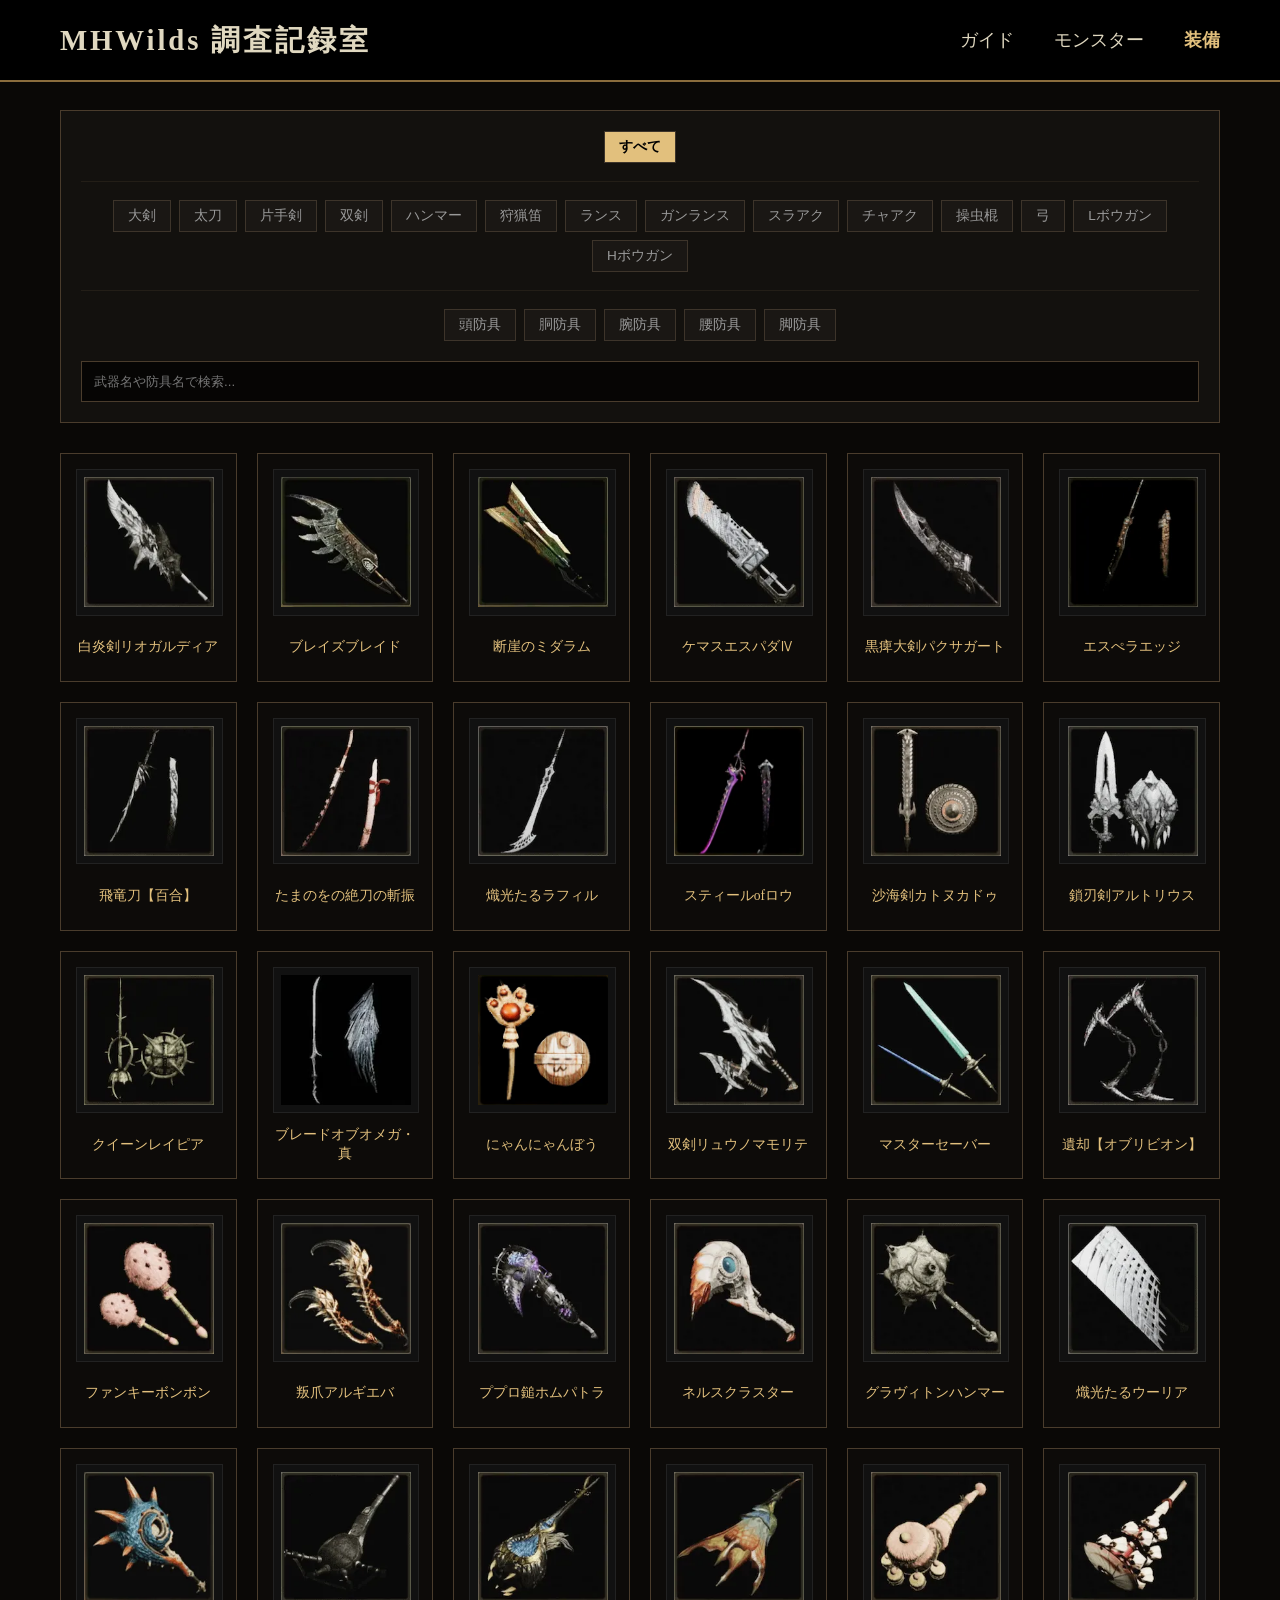
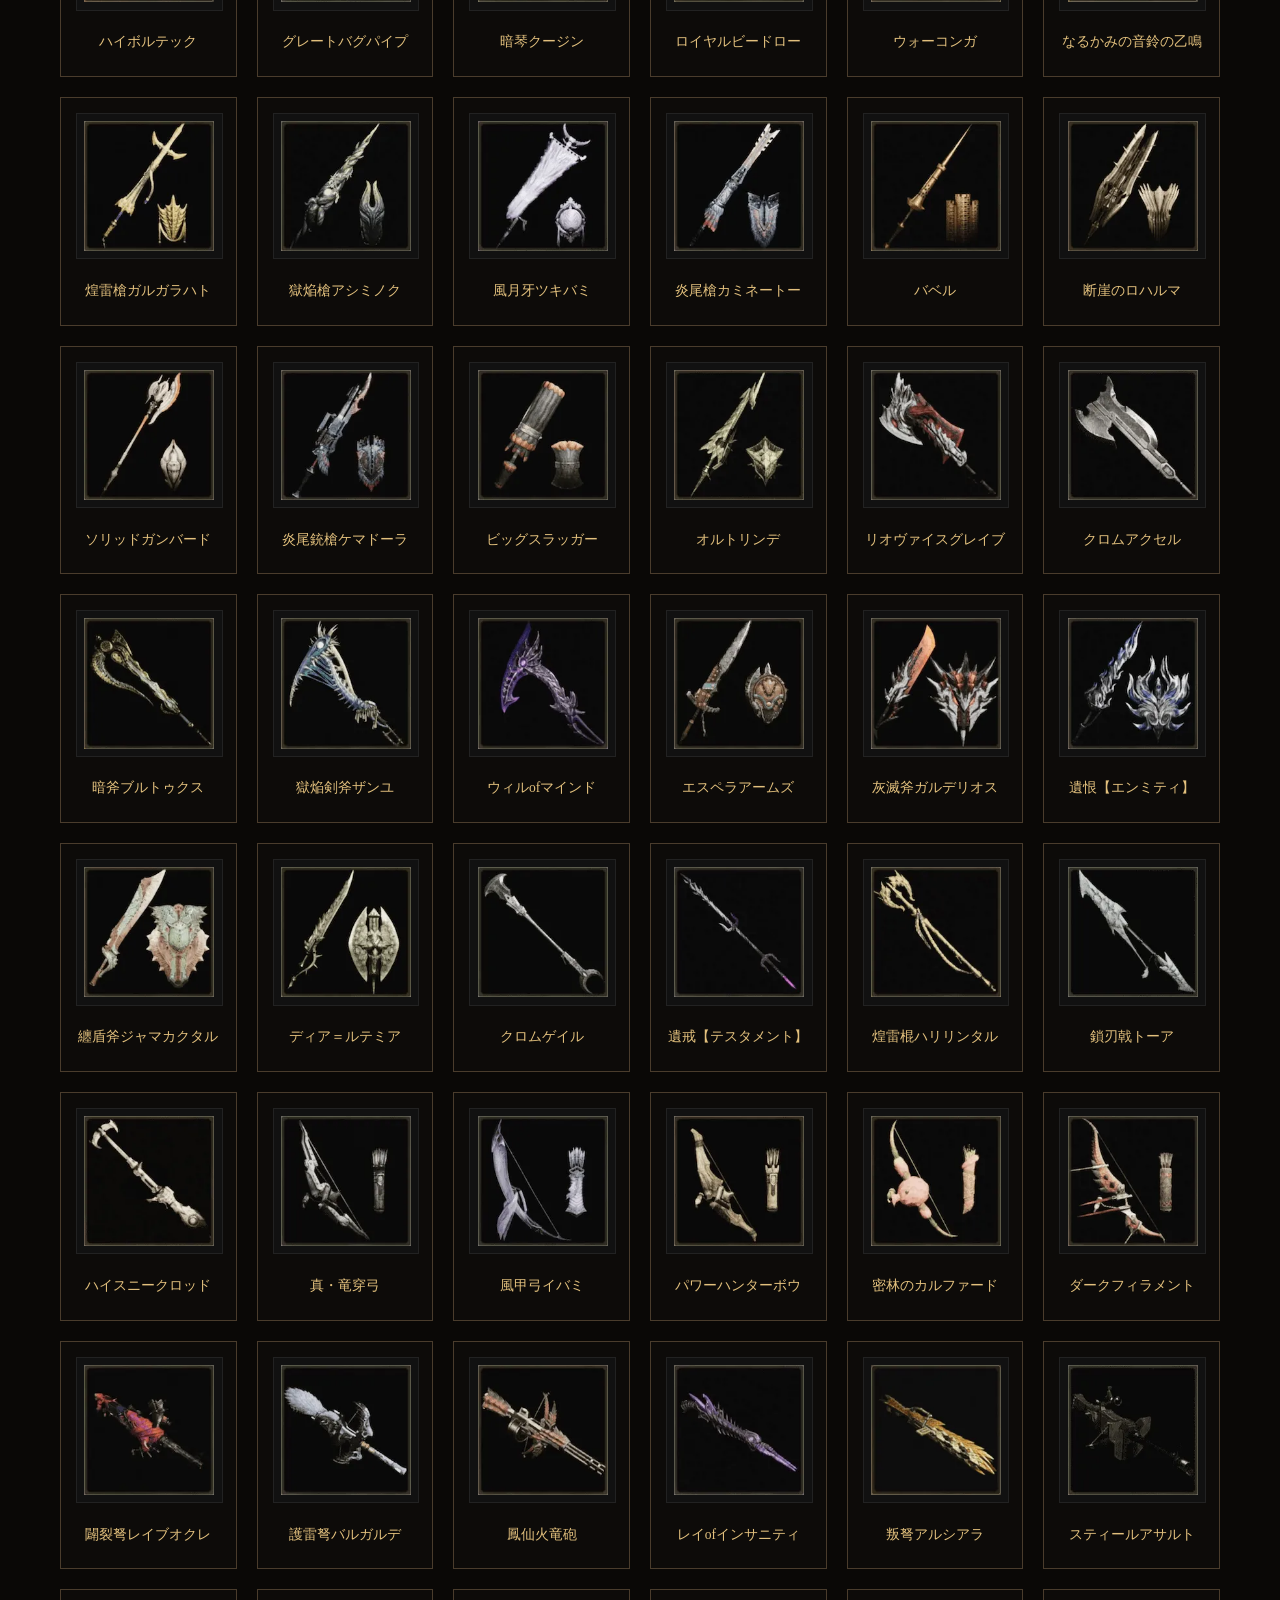
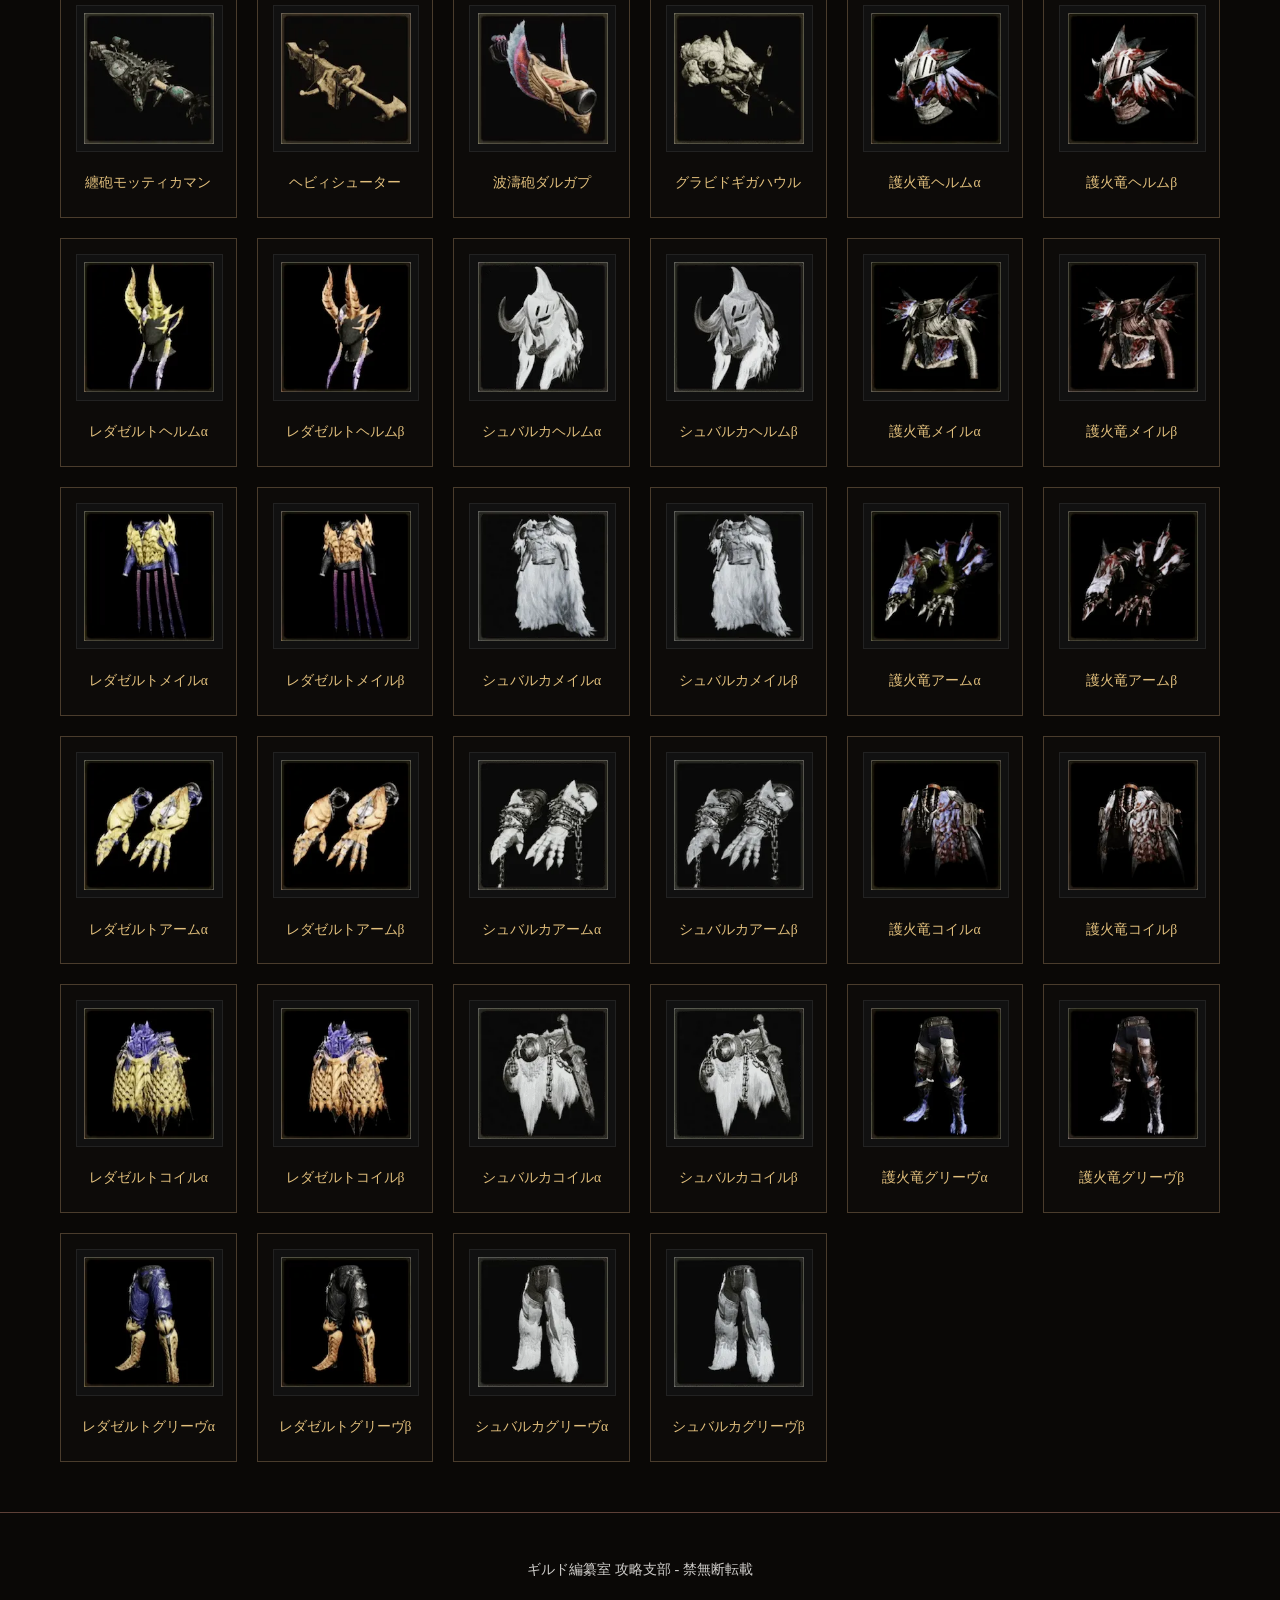
<file: equipment/index.html>
<!DOCTYPE html>
<html lang="ja">
<head>
    <meta charset="UTF-8">
    <meta name="viewport" content="width=device-width, initial-scale=1.0">
    <title>装備一覧 - MHWilds 調査記録室</title>
    <link rel="stylesheet" href="../css/common.css">
    <style>
        /* ページ固有のスタイル（検索・グリッド） */
        .search-container {
            background: rgba(20, 18, 15, 0.95);
            border: 1px solid #4a3c2c;
            padding: 20px;
            margin: 30px 0;
        }

        .category-nav {
            display: flex; flex-wrap: wrap; gap: 8px; justify-content: center; margin-bottom: 20px;
        }

        .filter-btn {
            background: #1a1714; border: 1px solid #3d342a; color: #999;
            padding: 6px 14px; cursor: pointer; font-size: 0.85rem; transition: 0.2s;
        }
        .filter-btn.active { background: var(--gold); color: #000; font-weight: bold; }

        .search-input {
            width: 100%; background: rgba(0,0,0,0.7); border: 1px solid #4a3c2c;
            color: white; padding: 12px; box-sizing: border-box; outline: none;
        }

        .equip-grid {
            display: grid;
            grid-template-columns: repeat(auto-fill, minmax(160px, 1fr));
            gap: 20px; margin-bottom: 50px;
        }

        .equip-card {
            background: #0d0b09; border: 1px solid #4a3c2c;
            padding: 15px; text-align: center; cursor: pointer; transition: 0.2s;
        }
        .equip-card:hover { border-color: var(--gold); transform: translateY(-5px); }

        .equip-image-wrap {
            width: 100%; aspect-ratio: 1/1; background: #111;
            margin-bottom: 12px; display: flex; align-items: center; justify-content: center;
            border: 1px solid #222; overflow: hidden;
        }
        .equip-image-wrap img { max-width: 90%; max-height: 90%; object-fit: contain; }
        .default-icon { font-size: 3rem; color: var(--gold); opacity: 0.6; }

        .equip-name {
            font-size: 0.85rem; color: var(--gold); line-height: 1.4;
            height: 2.8em; display: flex; align-items: center; justify-content: center;
        }
    </style>
</head>
<body class="world-ui">

<header>
    <div class="container">
        <h1><a href="../index.html">MHWilds 調査記録室</a></h1>
        <nav>
            <ul>
                <li><a href="../guide/index.html">ガイド</a></li>
                <li><a href="../monsters/index.html">モンスター</a></li>
                <li><a href="index.html" class="active">装備</a></li>
            </ul>
        </nav>
    </div>
</header>

<main class="container">
    <div class="search-container">
        <div class="category-nav">
            <button class="filter-btn active" data-sub="すべて">すべて</button>
            <div style="width:100%; height:1px; background:#4a3c2c; margin:10px 0; opacity:0.3;"></div>
            <button class="filter-btn" data-sub="大剣">大剣</button>
            <button class="filter-btn" data-sub="太刀">太刀</button>
            <button class="filter-btn" data-sub="片手剣">片手剣</button>
            <button class="filter-btn" data-sub="双剣">双剣</button>
            <button class="filter-btn" data-sub="ハンマー">ハンマー</button>
            <button class="filter-btn" data-sub="狩猟笛">狩猟笛</button>
            <button class="filter-btn" data-sub="ランス">ランス</button>
            <button class="filter-btn" data-sub="ガンランス">ガンランス</button>
            <button class="filter-btn" data-sub="スラッシュアックス">スラアク</button>
            <button class="filter-btn" data-sub="チャージアックス">チャアク</button>
            <button class="filter-btn" data-sub="操虫棍">操虫棍</button>
            <button class="filter-btn" data-sub="弓">弓</button>
            <button class="filter-btn" data-sub="ライトボウガン">Lボウガン</button>
            <button class="filter-btn" data-sub="ヘビィボウガン">Hボウガン</button>
            <div style="width:100%; height:1px; background:#4a3c2c; margin:10px 0; opacity:0.3;"></div>
            <button class="filter-btn" data-sub="頭">頭防具</button>
            <button class="filter-btn" data-sub="胴">胴防具</button>
            <button class="filter-btn" data-sub="腕">腕防具</button>
            <button class="filter-btn" data-sub="腰">腰防具</button>
            <button class="filter-btn" data-sub="脚">脚防具</button>
        </div>
        <input type="text" id="ability-search" class="search-input" placeholder="武器名や防具名で検索...">
    </div>
    <div class="equip-grid" id="equip-container"></div>
</main>

<footer>
    <p>ギルド編纂室 攻略支部 - 禁無断転載</p>
</footer>

　　<script src="../data/armors/arm.js"></script>
　　<script src="../data/armors/body.js"></script>
　　<script src="../data/armors/head.js"></script>
　　<script src="../data/armors/leg.js"></script>
　　<script src="../data/armors/waist.js"></script>

　　<script src="../data/weapons/bow.js"></script>
　　<script src="../data/weapons/charge_blade.js"></script>
　　<script src="../data/weapons/dual_blades.js"></script>
　　<script src="../data/weapons/greatsword.js"></script>
　　<script src="../data/weapons/gun_lance.js"></script>
　　<script src="../data/weapons/hammer.js"></script>
　　<script src="../data/weapons/heavy_bowgun.js"></script>
　　<script src="../data/weapons/hunting_horn.js"></script>
　　<script src="../data/weapons/insect_glaive.js"></script>
　　<script src="../data/weapons/lance.js"></script>
　　<script src="../data/weapons/light_bowgun.js"></script>
　　<script src="../data/weapons/longsword.js"></script>
　　<script src="../data/weapons/switch_axe.js"></script>
　　<script src="../data/weapons/sword_and_sheild.js"></script>
    <script src="../data/equipment_master.js"></script>
<script>
    const WEAPON_ICONS = { "大剣": "⚔️", "太刀": "🔪", "頭": "🪖", "胴": "🧥", "腕": "🧤", "腰": "👖", "脚": "👢" };
    let currentSub = "すべて";
    let searchQuery = "";

    function renderEquip() {
        const container = document.getElementById('equip-container');
        if(!container) return;
        
        const filtered = EQUIP_DATA.filter(item => {
            const subMatch = (currentSub === 'すべて' || item.sub_category === currentSub);
            const query = searchQuery.toLowerCase();
            const nameMatch = item.name.toLowerCase().includes(query);
            const skillMatch = item.skills && item.skills.some(s => s.toLowerCase().includes(query));
            return subMatch && (nameMatch || skillMatch);
        });

        container.innerHTML = filtered.map(item => `
            <div class="equip-card" onclick="location.href='equipment-detail.html?id=${item.id}'">
                <div class="equip-image-wrap">
                    ${item.image ? `<img src="${item.image}" alt="${item.name}">` : `<div class="default-icon">${WEAPON_ICONS[item.sub_category] || "📜"}</div>`}
                </div>
                <div class="equip-name">${item.name}</div>
            </div>
        `).join('');
    }

    document.querySelectorAll('.filter-btn').forEach(btn => {
        btn.addEventListener('click', () => {
            document.querySelectorAll('.filter-btn').forEach(b => b.classList.remove('active'));
            btn.classList.add('active');
            currentSub = btn.dataset.sub;
            renderEquip();
        });
    });

    document.getElementById('ability-search').addEventListener('input', (e) => {
        searchQuery = e.target.value;
        renderEquip();
    });

    window.onload = renderEquip;
</script>
</body>
</html>
</file>
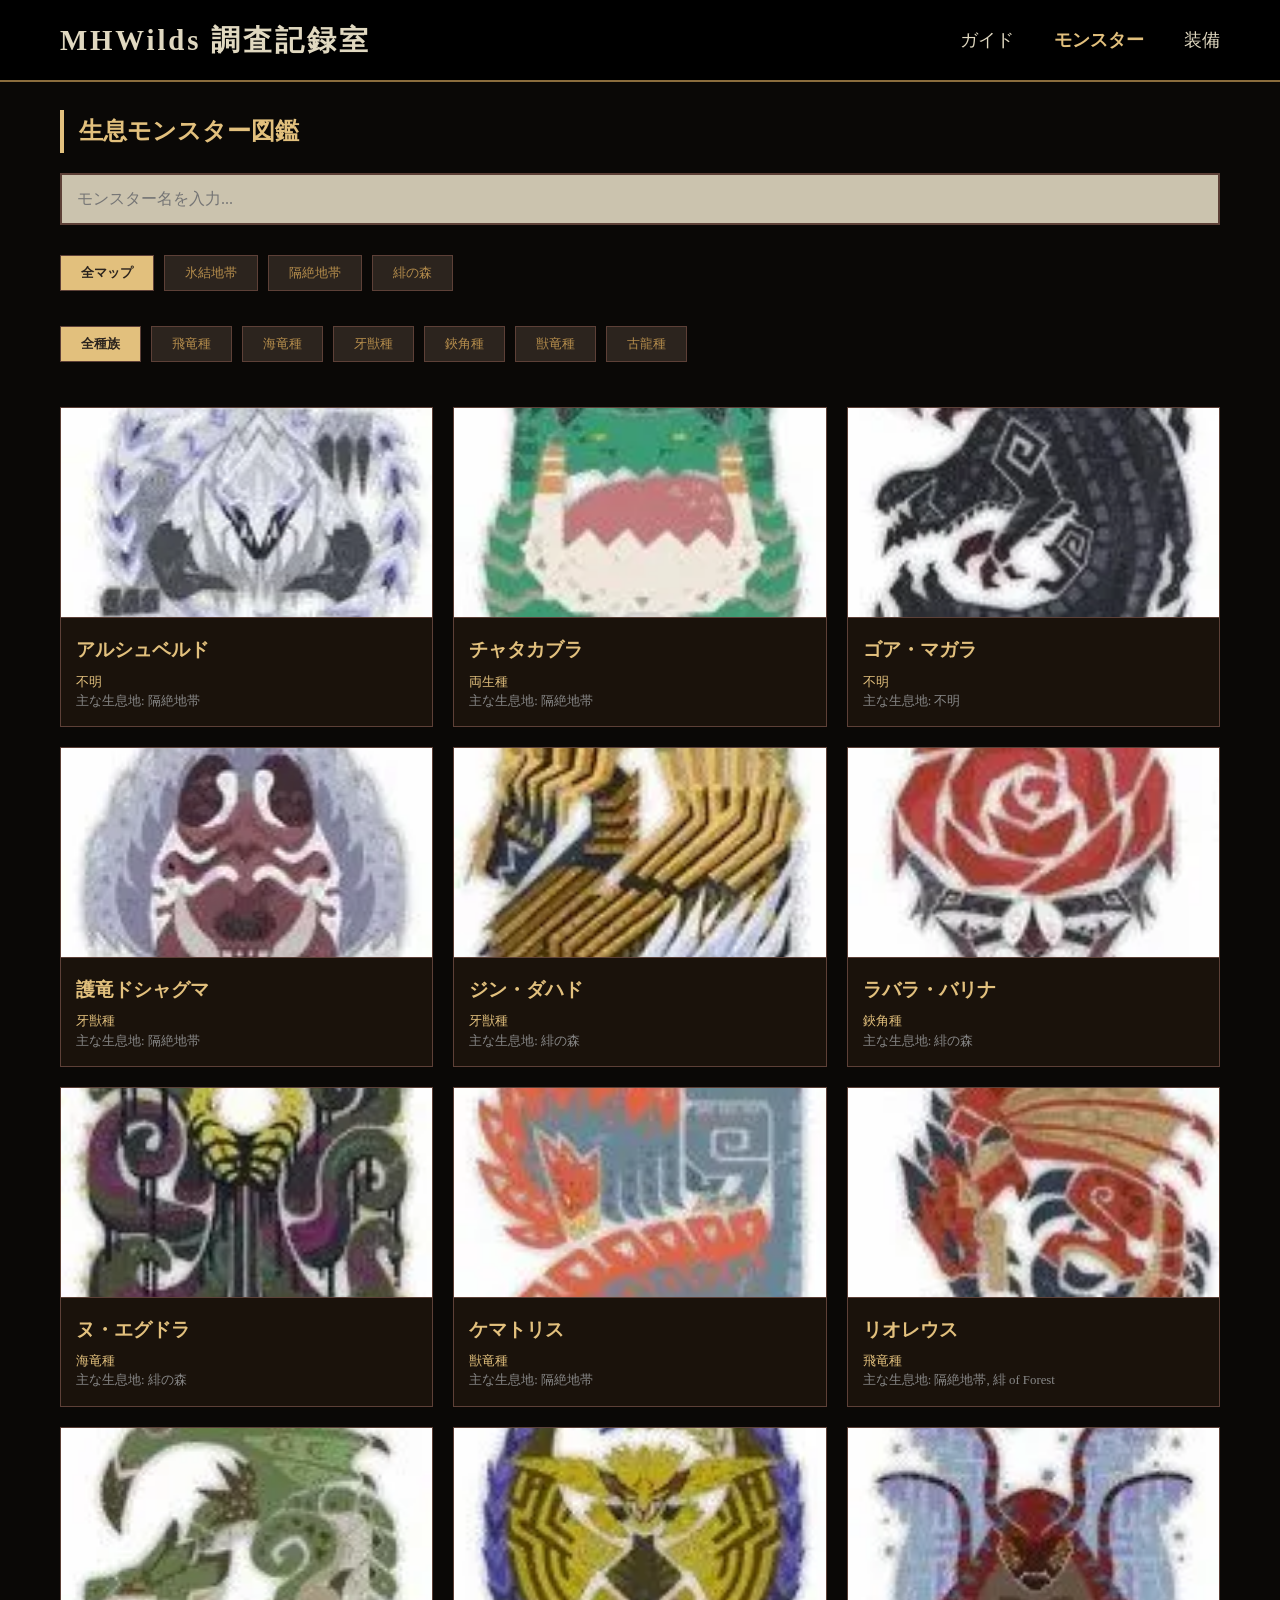
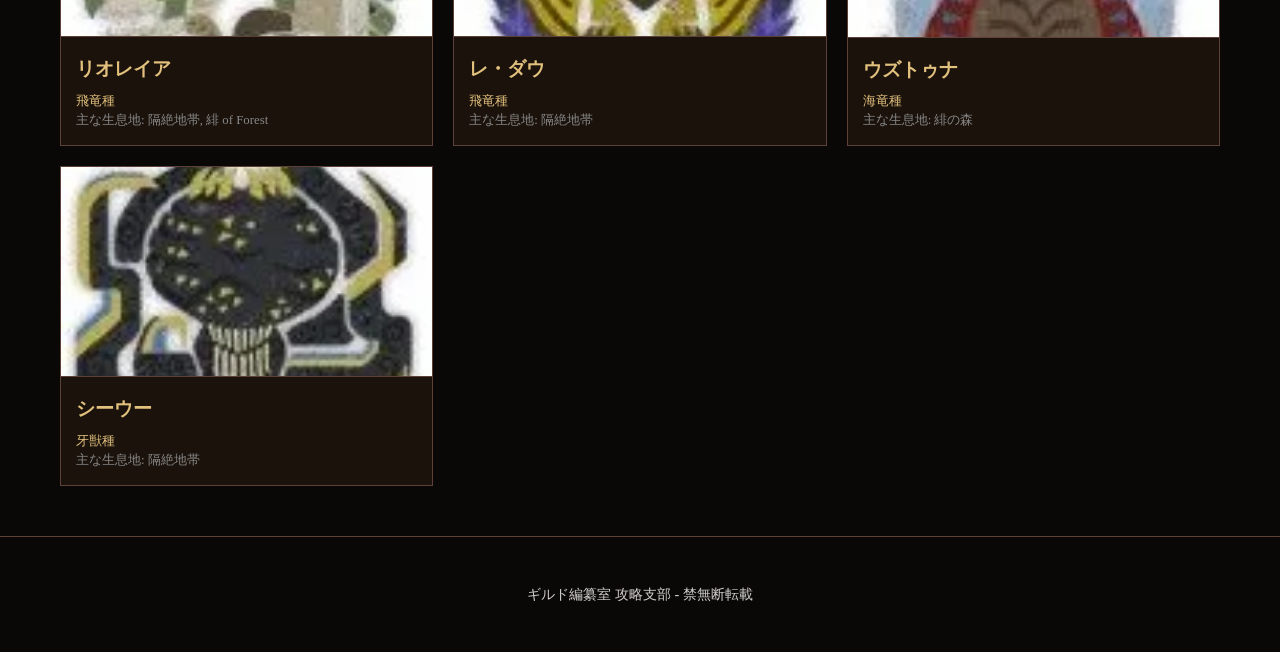
<file: monsters/index.html>
<!DOCTYPE html>
<html lang="ja">
<head>
    <meta charset="UTF-8">
    <meta name="viewport" content="width=device-width, initial-scale=1.0">
    <title>モンスター図鑑 - MHWilds 調査記録室</title>
    <link rel="stylesheet" href="../css/common.css">
    <style>
        /* ページ固有のスタイル */
        :root {
            /* common.cssの変数と合わせる */
            --card-brown: #1a120b;
            --border-color: #5d4037;
        }

        .section-title {
            color: var(--gold);
            border-left: 4px solid var(--gold);
            padding-left: 15px;
            margin: 30px 0 20px 0;
        }

        .filter-section {
            display: flex;
            gap: 10px;
            overflow-x: auto;
            padding-bottom: 15px;
            margin-bottom: 20px;
            white-space: nowrap;
        }

        /* フィルターボタンをTOP/装備ページのスタイルに統一 */
        .filter-btn {
            background: #2c241e;
            border: 1px solid var(--border-color);
            color: #b58d4c;
            padding: 8px 20px;
            cursor: pointer;
            font-family: 'HiraMinProN-W6', serif;
            transition: 0.3s;
        }

        .filter-btn.active {
            background: var(--gold);
            color: #2c241e;
            font-weight: bold;
        }

        /* モンスターグリッド */
        .monster-grid {
            display: grid;
            grid-template-columns: repeat(auto-fill, minmax(280px, 1fr));
            gap: 20px;
            margin-bottom: 50px;
        }

        .monster-card {
            text-decoration: none;
            transition: transform 0.3s;
            background: var(--card-brown);
            border: 1px solid var(--border-color);
        }

        .monster-card:hover {
            transform: translateY(-5px);
            border-color: var(--gold);
        }

        .monster-img-box {
            width: 100%;
            aspect-ratio: 16 / 9;
            background: #000;
            display: flex;
            align-items: center;
            justify-content: center;
            overflow: hidden;
            border-bottom: 1px solid var(--border-color);
        }

        .monster-img-box img {
            width: 100%;
            height: 100%;
            object-fit: cover;
        }

        .monster-info {
            padding: 15px;
        }

        .monster-name {
            font-size: 1.2rem;
            margin: 0;
            color: var(--gold);
        }

        .monster-meta {
            font-size: 0.8rem;
            color: #888;
            margin-top: 5px;
            line-height: 1.5;
        }

        /* 検索ボックス */
        #monster-search {
            width: 100%;
            padding: 15px;
            background: rgba(224, 216, 192, 0.9);
            border: 2px solid var(--border-color);
            color: #2c241e;
            font-family: serif;
            font-size: 1rem;
            box-sizing: border-box;
            outline: none;
        }

        .suggest-item {
            padding: 10px;
            cursor: pointer;
            border-bottom: 1px solid #444;
            color: var(--header-gold);
        }

        .suggest-item:hover {
            background: var(--gold);
            color: #2c241e !important;
        }
    </style>
</head>
<body class="world-ui">
    <header>
        <div class="container">
            <h1><a href="../index.html">MHWilds 調査記録室</a></h1>
            <nav>
                <ul>
                    <li><a href="../guide/index.html">ガイド</a></li>
                    <li><a href="index.html" class="active">モンスター</a></li>
                    <li><a href="../equipment/index.html">装備</a></li>
                </ul>
            </nav>
        </div>
    </header>

    <main class="container">
        <h2 class="section-title">生息モンスター図鑑</h2>

        <div class="search-box-container" style="position: relative; margin-bottom: 30px;">
            <input type="text" id="monster-search" placeholder="モンスター名を入力..." autocomplete="off">
            <div id="suggest-list" style="position: absolute; width: 100%; z-index: 100; background: #2c241e; border: 1px solid var(--gold); border-top: none; display: none;"></div> 
        </div>

        <div class="filter-section" id="map-filters">
            <button class="filter-btn active">全マップ</button>
            <button class="filter-btn">氷結地帯</button>
            <button class="filter-btn">隔絶地帯</button>
            <button class="filter-btn">緋の森</button>
        </div>

        <div class="filter-section" id="type-filters" style="margin-bottom: 30px;">
            <button class="filter-btn active">全種族</button>
            <button class="filter-btn">飛竜種</button>
            <button class="filter-btn">海竜種</button>
            <button class="filter-btn">牙獣種</button>
            <button class="filter-btn">鋏角種</button>
            <button class="filter-btn">獣竜種</button>
            <button class="filter-btn">古龍種</button>
        </div>

        <div class="monster-grid" id="monster-list"></div>
    </main>

    <footer>
        <p>ギルド編纂室 攻略支部 - 禁無断転載</p>
    </footer>

    <script src="../data/monsters.js"></script>
    <script>
        document.addEventListener('DOMContentLoaded', () => {
            const listContainer = document.getElementById('monster-list');
            const mapButtons = document.querySelectorAll('#map-filters .filter-btn');
            const typeButtons = document.querySelectorAll('#type-filters .filter-btn');
            const searchInput = document.getElementById('monster-search');
            const suggestList = document.getElementById('suggest-list');

            let currentMap = '全マップ';
            let currentType = '全種族';
            let searchQuery = '';

            function hiraToKana(str) {
                return str.replace(/[ぁ-ん]/g, function(s) {
                    return String.fromCharCode(s.charCodeAt(0) + 0x60);
                });
            }

            searchInput.addEventListener('input', (e) => {
                const query = e.target.value;
                const kanaQuery = hiraToKana(query);
                searchQuery = query;

                if (query.length === 0) {
                    suggestList.style.display = 'none';
                } else {
                    const matches = MONSTERS.filter(m => m.name.includes(kanaQuery));
                    if (matches.length > 0) {
                        suggestList.innerHTML = matches.map(m => `
                            <div class="suggest-item">
                                ${m.name}
                            </div>
                        `).join('');
                        suggestList.style.display = 'block';
                    } else {
                        suggestList.style.display = 'none';
                    }
                }
                displayMonsters();
            });

            suggestList.addEventListener('click', (e) => {
                if (e.target.classList.contains('suggest-item')) {
                    searchInput.value = e.target.innerText.trim();
                    suggestList.style.display = 'none';
                    searchQuery = searchInput.value;
                    displayMonsters();
                }
            });

            document.addEventListener('click', (e) => {
                if (!e.target.closest('.search-box-container')) {
                    suggestList.style.display = 'none';
                }
            });

            function displayMonsters() {
                const kanaSearch = hiraToKana(searchQuery);
                const filteredData = MONSTERS.filter(m => {
                    const mapMatch = (currentMap === '全マップ' || m.locations.includes(currentMap));
                    const typeMatch = (currentType === '全種族' || m.type === currentType);
                    const searchMatch = m.name.includes(kanaSearch);
                    return mapMatch && typeMatch && searchMatch;
                });

                if (typeof MONSTERS !== 'undefined' && filteredData.length > 0) {
                    listContainer.innerHTML = filteredData.map(m => `
                        <a href="monster-detail.html?id=${m.id}" class="monster-card">
                            <div class="monster-img-box">
                                <img src="../assets/images/monsters/${m.id}.webp" 
                                     onerror="this.style.display='none'; this.nextElementSibling.style.display='block';">
                                <div class="no-img-text" style="display:none; color:#5d4037; font-size:0.8rem; text-align:center;">
                                    [ ${m.name} ]<br>外見情報の記録を待機中...
                                </div>
                            </div>
                            <div class="monster-info">
                                <h3 class="monster-name">${m.name}</h3>
                                <div class="monster-meta">
                                    <span style="color:var(--gold)">${m.type}</span><br>
                                    主な生息地: ${m.locations.join(', ')}
                                </div>
                            </div>
                        </a>
                    `).join('');
                } else {
                    listContainer.innerHTML = '<p style="grid-column:1/-1; padding:40px; text-align:center; color:var(--gold);">条件に一致する調査記録はありません。</p>';
                }
            }

            mapButtons.forEach(btn => {
                btn.addEventListener('click', () => {
                    mapButtons.forEach(b => b.classList.remove('active'));
                    btn.classList.add('active');
                    currentMap = btn.innerText;
                    displayMonsters();
                });
            });

            typeButtons.forEach(btn => {
                btn.addEventListener('click', () => {
                    typeButtons.forEach(b => b.classList.remove('active'));
                    btn.classList.add('active');
                    currentType = btn.innerText;
                    displayMonsters();
                });
            });

            displayMonsters();
        });
    </script>
</body>
</html>
</file>
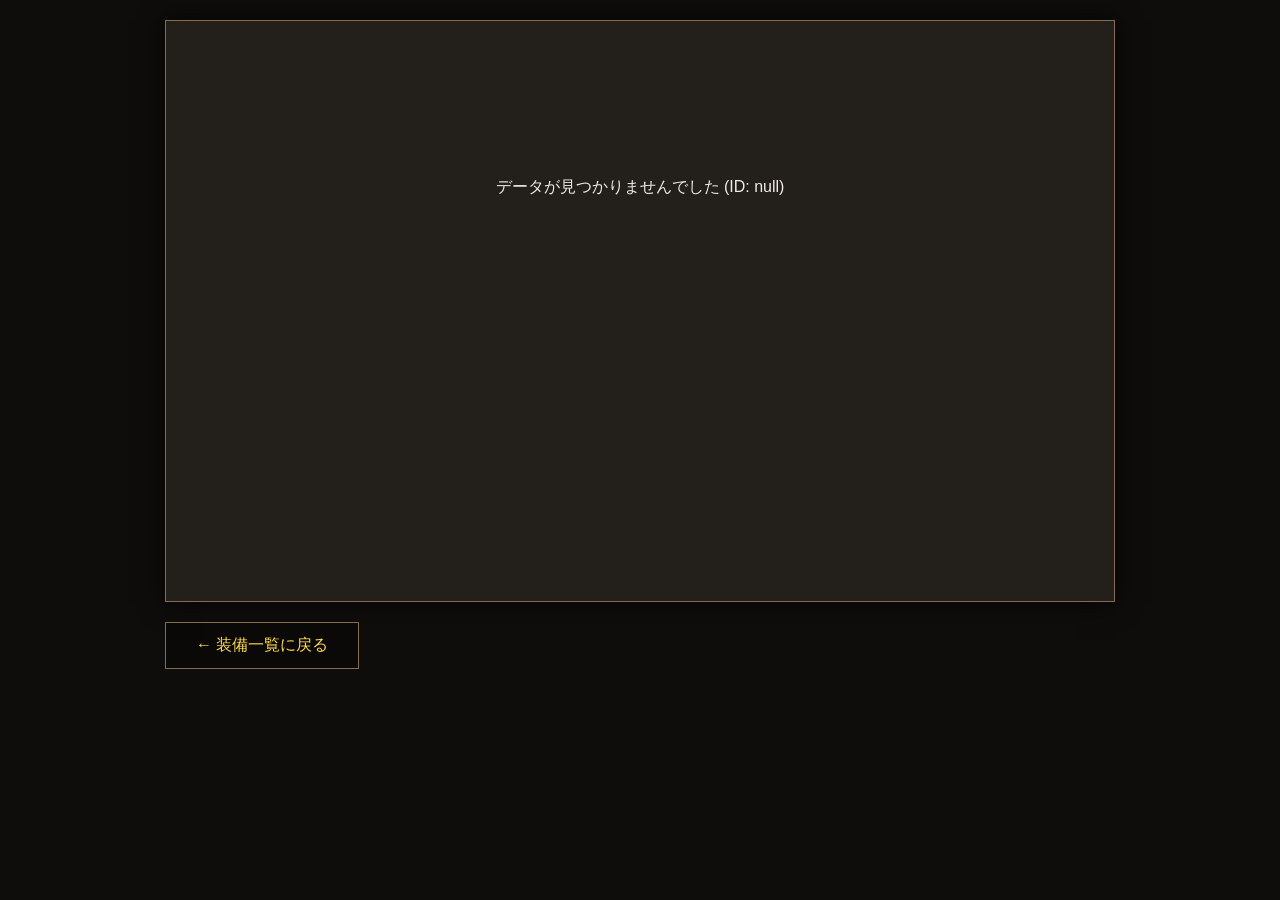
<file: equipment/equipment-detail.html>
<!DOCTYPE html>
<html lang="ja">
<head>
    <meta charset="UTF-8">
    <meta name="viewport" content="width=device-width, initial-scale=1.0">
    <title>装備詳細 - MHWilds 調査記録室</title>
    <style>
        :root {
            --bg-deep: #0f0d0b;
            --bg-card: #231f1b;
            --brd-gold: #846d4c;
            --txt-main: #f0ede9;
            --txt-gold: #ffdb4d;
        }

        body {
            background-color: var(--bg-deep);
            color: var(--txt-main);
            margin: 0;
            padding: 20px;
            font-family: "Hiragino Sans", "Meiryo", sans-serif;
        }

        .container { max-width: 950px; margin: 0 auto; }

        .detail-main {
            background: var(--bg-card);
            border: 1px solid var(--brd-gold);
            padding: 40px;
            box-shadow: 0 0 25px rgba(0,0,0,0.8);
            min-height: 500px; /* 🌟最小高さを少し低く調整 */
            display: flex;
            flex-direction: column;
        }

        .header-flex {
            display: flex; gap: 40px; margin-bottom: 30px;
            align-items: flex-start; /* 🌟画像が小さくても上揃えに */
        }

        /* 🌟 画像ボックス：横幅を固定、高さは画像に合わせる */
        .img-box {
            width: 300px; /* 🌟横幅を固定 */
            /* height: 300px; 🌟高さを削除 */
            background: #000;
            border: 1px solid var(--brd-gold);
            display: flex; align-items: center; justify-content: center;
            position: relative;
            flex-shrink: 0;
            min-height: 150px; /* 🌟画像がない場合の最小高さ */
        }
        .img-box img { 
            width: 100%; /* 🌟横幅を枠いっぱいにする */
            height: auto; /* 🌟高さは自動（アスペクト比維持） */
            display: block;
            z-index: 2; 
            position: relative; 
        }
        .no-image-text { position: absolute; color: #444; font-size: 0.8rem; z-index: 1; top: 50%; left: 50%; transform: translate(-50%, -50%); }

        .info-area { flex: 1; }
        .meta-info { color: var(--txt-gold); font-size: 0.9rem; font-weight: bold; margin-bottom: 5px; }
        h2 { 
            color: #fff; font-size: 2.3rem; margin: 0 0 20px 0; 
            border-bottom: 2px solid var(--brd-gold); padding-bottom: 10px;
        }

        .status-table { width: 100%; border-collapse: collapse; table-layout: fixed; }
        .status-table td { padding: 15px 0; border-bottom: 1px solid rgba(255,255,255,0.05); vertical-align: middle; }
        .label { color: var(--txt-gold); width: 130px; font-size: 1rem; font-weight: bold; }
        .val { color: #fff; font-weight: bold; font-size: 1.1rem; }

        /* 耐性・属性の表示スタイル */
        .res-container { display: flex; gap: 8px; flex-wrap: wrap; }
        .res-box { 
            background: #000; padding: 5px 12px; border: 1px solid #444; 
            font-size: 0.9rem; min-width: 60px; text-align: center;
        }

        .section-title {
            color: var(--txt-gold); border-left: 4px solid var(--txt-gold);
            padding-left: 15px; margin: 40px 0 20px 0; font-size: 1.2rem;
        }

        /* 必要素材エリア */
        .mat-list { 
            display: grid; grid-template-columns: 1fr 1fr; gap: 12px; 
            list-style: none; padding: 0; margin: 0;
        }
        .mat-item { 
            background: rgba(255,255,255,0.05); padding: 15px; 
            display: flex; justify-content: space-between; border-left: 3px solid var(--brd-gold);
            font-size: 1rem;
        }
        .cost-text { text-align: right; margin-top: auto; padding-top: 30px; font-size: 1.3rem; color: #fff; font-weight: bold; }

        .btn-back {
            display: inline-block; margin-top: 20px; color: var(--txt-gold);
            text-decoration: none; border: 1px solid var(--brd-gold); padding: 12px 30px;
            transition: 0.2s;
            background: rgba(0,0,0,0.3);
        }
        .btn-back:hover { background: var(--brd-gold); color: #fff; }

        @media (max-width: 768px) {
            .header-flex { flex-direction: column; align-items: center; }
            .img-box { width: 100%; max-width: 300px; }
            .mat-list { grid-template-columns: 1fr; }
        }
    </style>
</head>
<body>

<div class="container">
    <div id="root">
        </div>
    <a href="index.html" class="btn-back">← 装備一覧に戻る</a>
</div>

　　<script src="../data/armors/arm.js"></script>
　　<script src="../data/armors/body.js"></script>
　　<script src="../data/armors/head.js"></script>
　　<script src="../data/armors/leg.js"></script>
　　<script src="../data/armors/waist.js"></script>

　　<script src="../data/weapons/bow.js"></script>
　　<script src="../data/weapons/charge_blade.js"></script>
　　<script src="../data/weapons/dual_blades.js"></script>
　　<script src="../data/weapons/greatsword.js"></script>
　　<script src="../data/weapons/gun_lance.js"></script>
　　<script src="../data/weapons/hammer.js"></script>
　　<script src="../data/weapons/heavy_bowgun.js"></script>
　　<script src="../data/weapons/hunting_horn.js"></script>
　　<script src="../data/weapons/insect_glaive.js"></script>
　　<script src="../data/weapons/lance.js"></script>
　　<script src="../data/weapons/light_bowgun.js"></script>
　　<script src="../data/weapons/longsword.js"></script>
　　<script src="../data/weapons/switch_axe.js"></script>
　　<script src="../data/weapons/sword_and_sheild.js"></script>
    <script src="../data/equipment_master.js"></script>

<script>
    document.addEventListener('DOMContentLoaded', () => {
        const params = new URLSearchParams(window.location.search);
        const id = params.get('id');
        const item = (typeof EQUIP_DATA !== 'undefined') ? EQUIP_DATA.find(e => String(e.id) === id) : null;

        if (!item) {
            document.getElementById('root').innerHTML = `<div class="detail-main"><p style="text-align:center; padding:100px;">データが見つかりませんでした (ID: ${id})</p></div>`;
            return;
        }

        // 属性・耐性のHTML生成
        let statusHtml = "";
        if (item.category === "武器") {
            const elColor = { "火":"#ff8a8a", "水":"#8ab4ff", "雷":"#ffe68a", "氷":"#a8ffff", "龍":"#e0a8ff" };
            const activeColor = elColor[item.element?.substring(0,1)] || "#fff";
            
            statusHtml = `
                <tr><td class="label">攻撃力</td><td class="val">${item.attack}</td></tr>
                <tr><td class="label">属性</td><td class="val" style="color:${activeColor}">${item.element || "無属性"}</td></tr>
                <tr><td class="label">会心率</td><td class="val">${item.affinity}%</td></tr>
            `;
        } else {
            const r = item.resists || { fire:0, water:0, thunder:0, ice:0, dragon:0 };
            statusHtml = `
                <tr><td class="label">防御力</td><td class="val">${item.defense}</td></tr>
                <tr>
                    <td class="label">属性耐性</td>
                    <td class="res-container">
                        <div class="res-box" style="border-bottom:2px solid #ff4d4d">火 ${r.fire}</div>
                        <div class="res-box" style="border-bottom:2px solid #4d79ff">水 ${r.water}</div>
                        <div class="res-box" style="border-bottom:2px solid #ffdb4d">雷 ${r.thunder}</div>
                        <div class="res-box" style="border-bottom:2px solid #4dffff">氷 ${r.ice}</div>
                        <div class="res-box" style="border-bottom:2px solid #c14dff">龍 ${r.dragon}</div>
                    </td>
                </tr>
            `;
        }

        document.getElementById('root').innerHTML = `
            <div class="detail-main">
                <div class="header-flex">
                    <div class="img-box" id="img-container">
                        <span class="no-image-text">NO IMAGE</span>
                        <img src="${item.image}" alt="" onerror="this.style.display='none'">
                    </div>
                    <div class="info-area">
                        <div class="meta-info">RARE ${item.rarity} / ${item.sub_category}</div>
                        <h2>${item.name}</h2>
                        <table class="status-table">
                            ${statusHtml}
                            <tr><td class="label">スロット</td><td class="val">${(item.slots || [0,0,0]).map(s => s === 0 ? "[-]" : "[" + s + "]").join(" ")}</td></tr>
                            <tr><td class="label">発動スキル</td><td class="val">${item.skills ? item.skills.join("<br>") : "なし"}</td></tr>
                        </table>
                    </div>
                </div>

                <div class="section-title">必要素材</div>
                <div class="mat-list">
                    ${(item.materials || []).map(m => `
                        <div class="mat-item">
                            <span>${m.name}</span>
                            <span style="color:var(--txt-gold)">x${m.count}</span>
                        </div>
                    `).join('')}
                </div>
                <div class="cost-text">生産費用: ${(item.cost || 0).toLocaleString()} z</div>
            </div>
        `;
    });
</script>
</body>
</html>
</file>
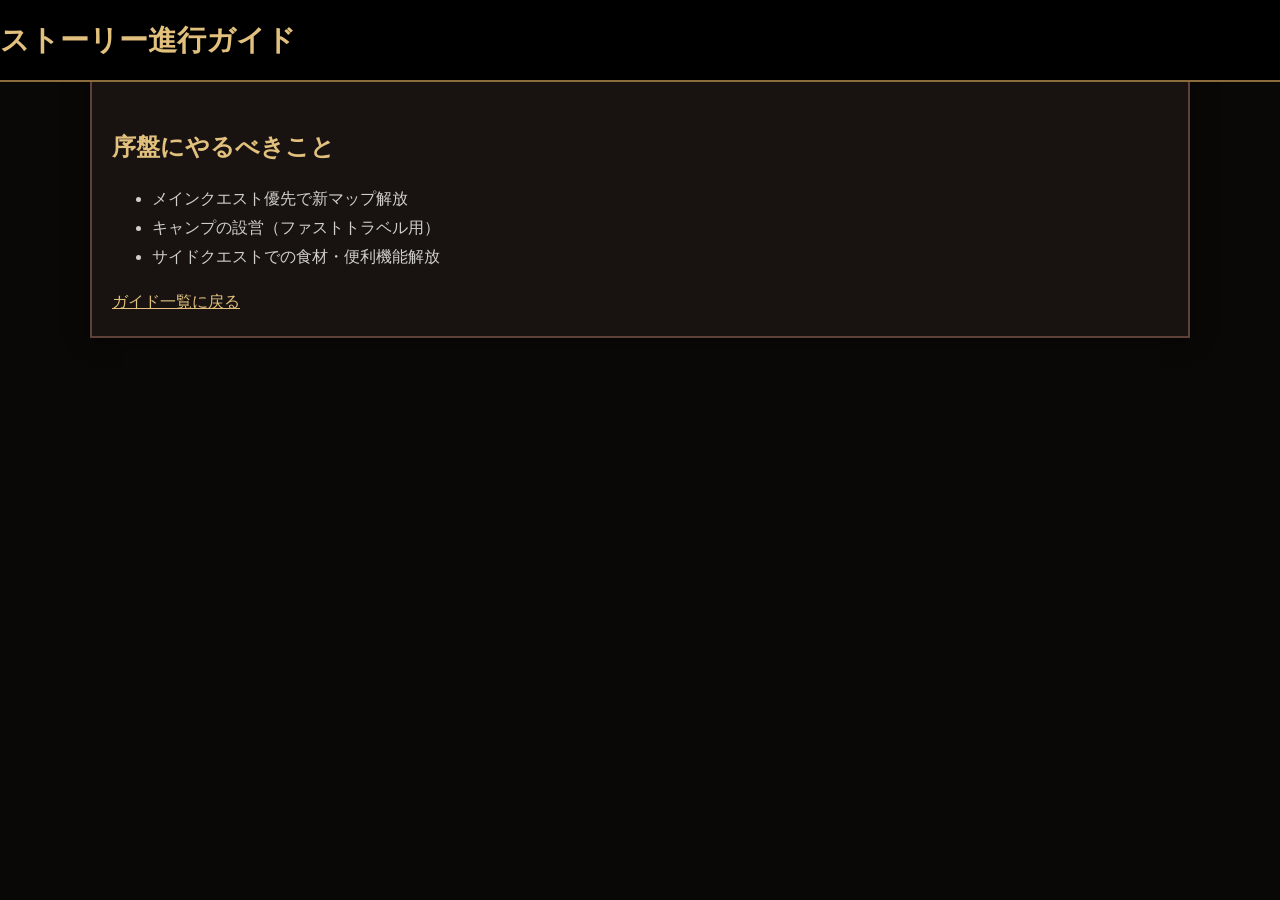
<file: guide/story.html>
<!DOCTYPE html>
<html lang="ja">
<head>
    <meta charset="UTF-8">
    <title>ストーリー進行ガイド - MHWilds</title>
    <link rel="stylesheet" href="../css/common.css">
    <link rel="stylesheet" href="../css/layout.css">
</head>
<body>
    <header><h1>ストーリー進行ガイド</h1></header>
    <main class="container">
        <section>
            <h2>序盤にやるべきこと</h2>
            <ul>
                <li>メインクエスト優先で新マップ解放</li>
                <li>キャンプの設営（ファストトラベル用）</li>
                <li>サイドクエストでの食材・便利機能解放</li>
            </ul>
        </section>
        <a href="index.html">ガイド一覧に戻る</a>
    </main>
</body>
</html>
</file>
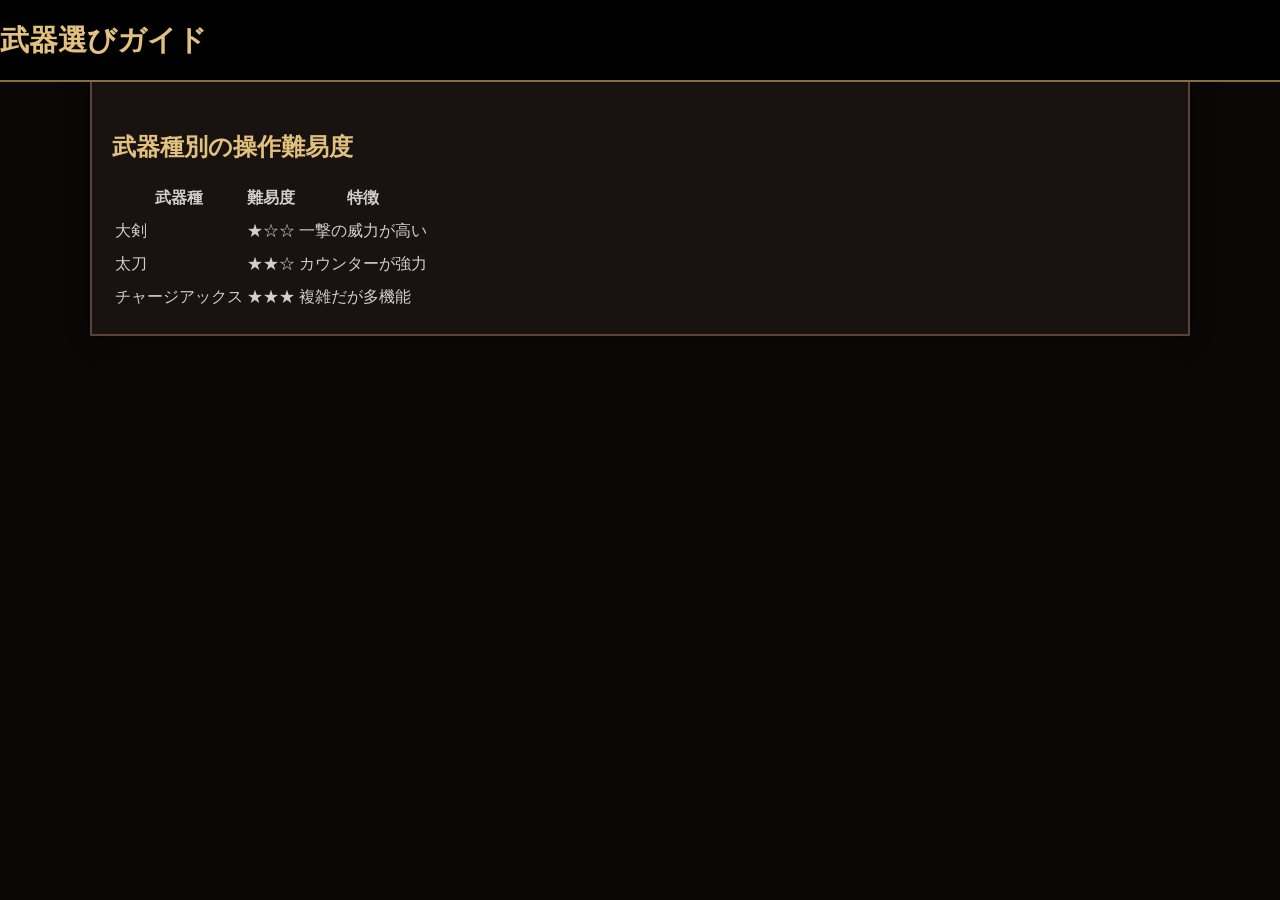
<file: guide/weapons.html>
<!DOCTYPE html>
<html lang="ja">
<head>
    <meta charset="UTF-8">
    <title>武器選びガイド - MHWilds</title>
    <link rel="stylesheet" href="../css/common.css">
    <link rel="stylesheet" href="../css/layout.css">
</head>
<body>
    <header><h1>武器選びガイド</h1></header>
    <main class="container">
        <h2>武器種別の操作難易度</h2>
        <table>
            <tr><th>武器種</th><th>難易度</th><th>特徴</th></tr>
            <tr><td>大剣</td><td>★☆☆</td><td>一撃の威力が高い</td></tr>
            <tr><td>太刀</td><td>★★☆</td><td>カウンターが強力</td></tr>
            <tr><td>チャージアックス</td><td>★★★</td><td>複雑だが多機能</td></tr>
        </table>
    </main>
</body>
</html>
</file>
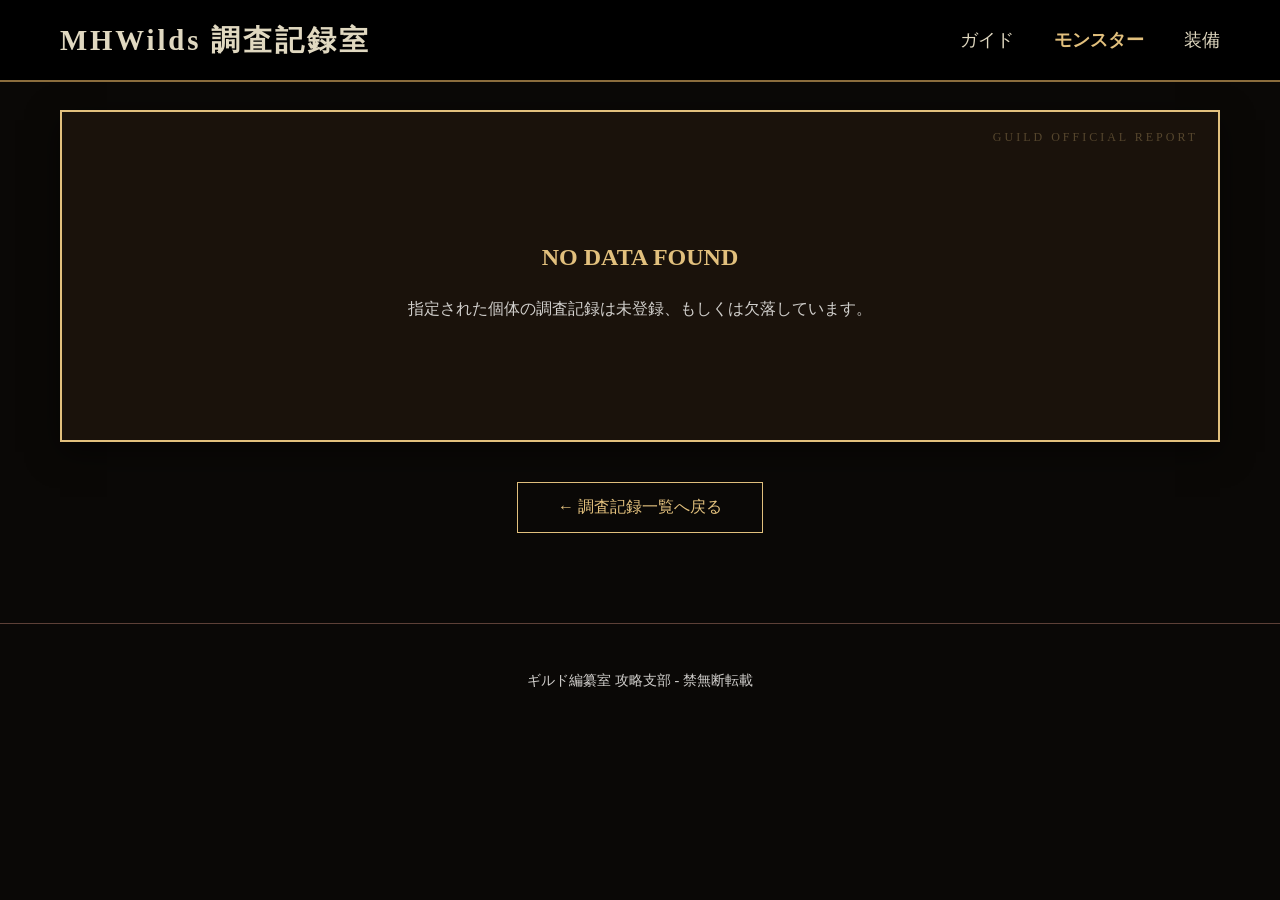
<file: monsters/monster-detail.html>
<!DOCTYPE html>
<html lang="ja">
<head>
    <meta charset="UTF-8">
    <meta name="viewport" content="width=device-width, initial-scale=1.0">
    <title>調査報告詳細 - MHWilds 調査記録室</title>
    <link rel="stylesheet" href="../css/common.css">
    <style>
        /* ページ固有のスタイル */
        :root {
            --card-brown: #1a120b;
            --border-color: #5d4037;
        }

        .detail-container {
            background: var(--card-brown);
            border: 2px solid var(--gold);
            padding: 30px;
            margin-top: 30px;
            position: relative;
            box-shadow: 0 10px 30px rgba(0, 0, 0, 0.5);
        }

        .detail-container::before {
            content: "GUILD OFFICIAL REPORT";
            position: absolute;
            top: 15px;
            right: 20px;
            font-size: 0.75rem;
            color: rgba(226, 192, 125, 0.3);
            letter-spacing: 3px;
            font-family: serif;
        }

        .monster-header {
            display: grid;
            grid-template-columns: 1fr 1fr;
            gap: 40px;
            border-bottom: 1px solid var(--border-color);
            padding-bottom: 30px;
            margin-bottom: 30px;
        }

        .detail-img-box {
            width: 100%;
            aspect-ratio: 16 / 9;
            background: #0a0806;
            border: 1px solid var(--gold);
            display: flex;
            align-items: center;
            justify-content: center;
            overflow: hidden;
            position: relative;
        }

        .detail-img-box img {
            width: 100%;
            height: 100%;
            object-fit: cover;
        }

        .monster-title-area h2 {
            font-size: 2.8rem;
            margin: 5px 0;
            color: var(--gold);
            text-shadow: 2px 2px 4px rgba(0, 0, 0, 0.5);
        }

        .monster-type-tag {
            display: inline-block;
            padding: 5px 15px;
            background: var(--gold);
            color: #2c241e;
            font-weight: bold;
            margin-top: 10px;
            font-size: 1rem;
            clip-path: polygon(10% 0, 100% 0, 90% 100%, 0% 100%);
        }

        .info-grid {
            display: grid;
            grid-template-columns: 100px 1fr;
            gap: 15px;
            margin-top: 20px;
            font-size: 1rem;
        }

        .info-label {
            color: var(--gold);
            border-right: 1px solid var(--border-color);
        }

        .weakness-section {
            margin-top: 25px;
            background: rgba(0, 0, 0, 0.2);
            padding: 15px;
            border-radius: 4px;
        }

        .weakness-grid {
            display: flex;
            justify-content: space-between;
            max-width: 350px;
            margin-top: 10px;
        }

        .attribute-badge {
            text-align: center;
            font-size: 0.8rem;
        }

        .attribute-icon {
            font-size: 1.2rem;
            margin-bottom: 5px;
            display: block;
        }

        .description-box {
            line-height: 2;
            color: #d1cfcc;
            background: rgba(0, 0, 0, 0.3);
            padding: 25px;
            border-radius: 4px;
            border-left: 4px solid var(--gold);
            font-family: 'HiraMinProN-W6', serif;
        }

        .tips-area {
            margin-top: 25px;
            padding: 20px;
            background: rgba(226, 192, 125, 0.05);
            border: 1px dashed var(--gold);
            border-radius: 4px;
        }

        .back-btn {
            display: inline-block;
            margin: 40px auto;
            padding: 10px 40px;
            border: 1px solid var(--gold);
            color: var(--gold);
            text-decoration: none;
            transition: 0.3s;
            cursor: pointer;
            background: transparent;
            font-family: 'HiraMinProN-W6', serif;
        }

        .back-btn:hover {
            background: var(--gold);
            color: #2c241e;
        }

        @media (max-width: 768px) {
            .monster-header { grid-template-columns: 1fr; gap: 20px; }
            .monster-title-area h2 { font-size: 2rem; }
            .weakness-grid { max-width: 100%; }
        }
    </style>
</head>
<body class="world-ui">
    <header>
        <div class="container">
            <h1><a href="../index.html">MHWilds 調査記録室</a></h1>
            <nav>
                <ul>
                    <li><a href="../guide/index.html">ガイド</a></li>
                    <li><a href="index.html" class="active">モンスター</a></li>
                    <li><a href="../equipment/index.html">装備</a></li>
                </ul>
            </nav>
        </div>
    </header>

    <main class="container">
        <div id="monster-detail-content">
            <p style="text-align:center; padding:100px; color:var(--gold);">記録を照合中...</p>
        </div>
        
        <div style="text-align: center;">
            <a href="index.html" class="back-btn">← 調査記録一覧へ戻る</a>
        </div>
    </main>

    <footer>
        <p>ギルド編纂室 攻略支部 - 禁無断転載</p>
    </footer>

    <script src="../data/monsters.js"></script>
    <script>
        document.addEventListener('DOMContentLoaded', () => {
            const params = new URLSearchParams(window.location.search);
            const monsterId = params.get('id');
            const contentArea = document.getElementById('monster-detail-content');

            function getStars(rating) {
                const goldStars = '★'.repeat(rating);
                const emptyStars = '<span style="color:#444;">★</span>'.repeat(3 - rating);
                return `<span style="color:var(--gold);">${goldStars}</span>${emptyStars}`;
            }

            const monster = MONSTERS.find(m => m.id === monsterId);

            if (monster) {
                document.title = `${monster.name} - 調査報告詳細`;
                
                contentArea.innerHTML = `
                    <div class="detail-container">
                        <div class="monster-header">
                            <div class="detail-img-box">
                                <img src="../assets/images/monsters/${monster.id}.webp" 
                                     alt="${monster.name}"
                                     onerror="this.style.display='none'; this.nextElementSibling.style.display='block';">
                                <div class="no-img-text" style="display:none; text-align:center; padding:20px;">
                                    <span style="font-size:3rem; opacity:0.2;">📜</span><br>
                                    <span style="color:#5d4037;">[ ${monster.name} ]<br>外見情報の記録を待機中...</span>
                                </div>
                            </div>

                            <div class="monster-title-area">
                                <p style="margin:0; font-size:0.8rem; color:var(--gold); opacity:0.7;">
                                    DANGER LEVEL: ${monster.threat}
                                </p>
                                <h2>${monster.name}</h2>
                                <span class="monster-type-tag">${monster.type}</span>
                                
                                <div class="info-grid">
                                    <div class="info-label">生息地</div>
                                    <div>${monster.locations.join(' / ')}</div>
                                </div>

                                <div class="weakness-section">
                                    <p style="margin:0; font-size:0.75rem; color:var(--gold); border-bottom:1px solid #444; padding-bottom:5px;">■ 属性有効度</p>
                                    <div class="weakness-grid">
                                        <div class="attribute-badge"><span class="attribute-icon">🔥</span>${getStars(monster.weakness.fire)}</div>
                                        <div class="attribute-badge"><span class="attribute-icon">💧</span>${getStars(monster.weakness.water)}</div>
                                        <div class="attribute-badge"><span class="attribute-icon">⚡</span>${getStars(monster.weakness.thunder)}</div>
                                        <div class="attribute-badge"><span class="attribute-icon">❄️</span>${getStars(monster.weakness.ice)}</div>
                                        <div class="attribute-badge"><span class="attribute-icon">🐉</span>${getStars(monster.weakness.dragon)}</div>
                                    </div>
                                </div>
                            </div>
                        </div>

                        <div class="description-section">
                            <h3 style="color:var(--gold); font-size:1.2rem; margin-bottom:15px; display:flex; align-items:center;">
                                <span style="margin-right:10px;">◆</span> 生態調査報告
                            </h3>
                            <div class="description-box">
                                ${monster.description}
                            </div>
                        </div>

                        <div class="tips-area">
                            <strong style="color:var(--gold); display:block; margin-bottom:10px;">
                                💡 編纂者による狩猟指針:
                            </strong>
                            <div style="font-size:0.95rem; line-height:1.6;">
                                ${monster.tips}
                            </div>
                        </div>
                    </div>
                `;
            } else {
                contentArea.innerHTML = `
                    <div class="detail-container" style="text-align:center; padding:100px 20px;">
                        <h2 style="color:var(--gold);">NO DATA FOUND</h2>
                        <p>指定された個体の調査記録は未登録、もしくは欠落しています。</p>
                    </div>
                `;
            }
        });
    </script>
</body>
</html>
</file>
<file: css/common.css>
@charset "UTF-8";

/* --- 共通変数（TOPのデザインをベースに固定） --- */
:root {
    --gold: #e2c07d;            /* メインの金色 */
    --header-gold: #e0d8c0;      /* ロゴ・ナビの淡い金色 */
    --line-gold: #8b6d3d;        /* ヘッダー下線の濃い金色 */
    --bg-dark: #0a0806;          /* 全体の背景色 */
    --header-height: 80px;       /* ヘッダーの高さをピクセルで固定 */
    
    /* 🌟 追加：文字色の定義（背景と同化しない明るい色） */
    --text-main: #d1cfcc;        /* メインの文字色（明るい灰白色） */
    --text-white: #ffffff;       /* 強調用の白 */
    --bg-card: #1a1714;          /* コンテンツ枠の背景色 */
}

/* --- 全体レイアウトのズレ防止 --- */
body {
    background-color: var(--bg-dark);
    color: var(--text-main);    /* 🌟 全体のデフォルト文字色を指定 */
    margin: 0;
    padding: 0;
    padding-top: var(--header-height); /* ヘッダー固定分の余白を強制確保 */
    font-family: 'HiraMinProN-W6', "Sawarabi Mincho", serif;
    line-height: 1.8;           /* 🌟 読みやすさのために行間を少し広く */
}

.container {
    max-width: 1200px;
    margin: 0 auto;
    padding: 0 20px;
    box-sizing: border-box;
}

/* 🌟 全般的なテキスト要素の色を固定 */
p, li, td, th, span, div {
    color: var(--text-main);
}

/* 🌟 見出しの色を金に統一 */
h1, h2, h3, h4 {
    color: var(--gold);
    margin-top: 1em;
    margin-bottom: 0.5em;
}

/* --- 共有ヘッダー：固定デザイン --- */
header {
    position: fixed; /* 常に画面上部に固定 */
    top: 0;
    left: 0;
    width: 100%;
    height: var(--header-height); /* 高さを80pxに固定 */
    background-color: rgba(0, 0, 0, 0.95);
    border-bottom: 2px solid var(--line-gold);
    z-index: 9999; /* 他の要素より常に上に表示 */
    display: flex;
    align-items: center; /* 内部要素を上下中央揃え */
}

header .container {
    display: flex;
    justify-content: space-between; /* ロゴを左、ナビを右に配置 */
    align-items: center;
    width: 100%;
}

/* ロゴエリア */
header h1 {
    margin: 0;
    padding: 0;
    font-size: 1.8rem;
    line-height: 1; /* 高さに影響を与えないよう設定 */
}

header h1 a {
    color: var(--header-gold);
    text-decoration: none;
    letter-spacing: 0.1em;
}

/* ナビゲーションエリア */
header nav ul {
    list-style: none;
    margin: 0;
    padding: 0;
    display: flex;
    gap: 40px; /* メニュー間の距離を固定 */
}

header nav ul li a {
    color: var(--header-gold);
    text-decoration: none;
    font-size: 1.1rem;
    transition: color 0.3s;
    line-height: var(--header-height); /* 文字のクリック範囲をヘッダー高さに合わせる */
    display: block;
}

header nav ul li a:hover,
header nav ul li a.active {
    color: var(--gold);
    font-weight: bold;
}

/* --- リンク設定（デフォルトの青を回避） --- */
a {
    color: var(--gold);
    text-decoration: underline;
    transition: 0.3s;
}

a:hover {
    color: var(--text-white);
}

/* フッター共通 */
footer {
    padding: 30px 0;
    text-align: center;
    border-top: 1px solid #5d4037;
    color: #777;
    font-size: 0.9rem;
    margin-top: 50px;
}
</file>
<file: css/layout.css>
/* レイアウト基本設定 */
.container {
    max-width: 1100px;
    margin: 0 auto;
    padding: 20px;
    background: rgba(26, 21, 18, 0.9);
    border: 2px solid #5d4037;
    box-shadow: 0 0 20px rgba(0,0,0,0.5);
}

.grid {
    display: grid;
    grid-template-columns: repeat(auto-fit, minmax(300px, 1fr));
    gap: 20px;
    margin-top: 20px;
}

.card {
    background: #3e2723;
    padding: 15px;
    border-left: 5px solid #b58d4c;
}

.search-bar {
    margin: 20px 0;
    display: flex;
    gap: 10px;
}

.search-bar input {
    flex-grow: 1;
    padding: 10px;
    background: #e0d8c0;
    border: none;
}
</file>
